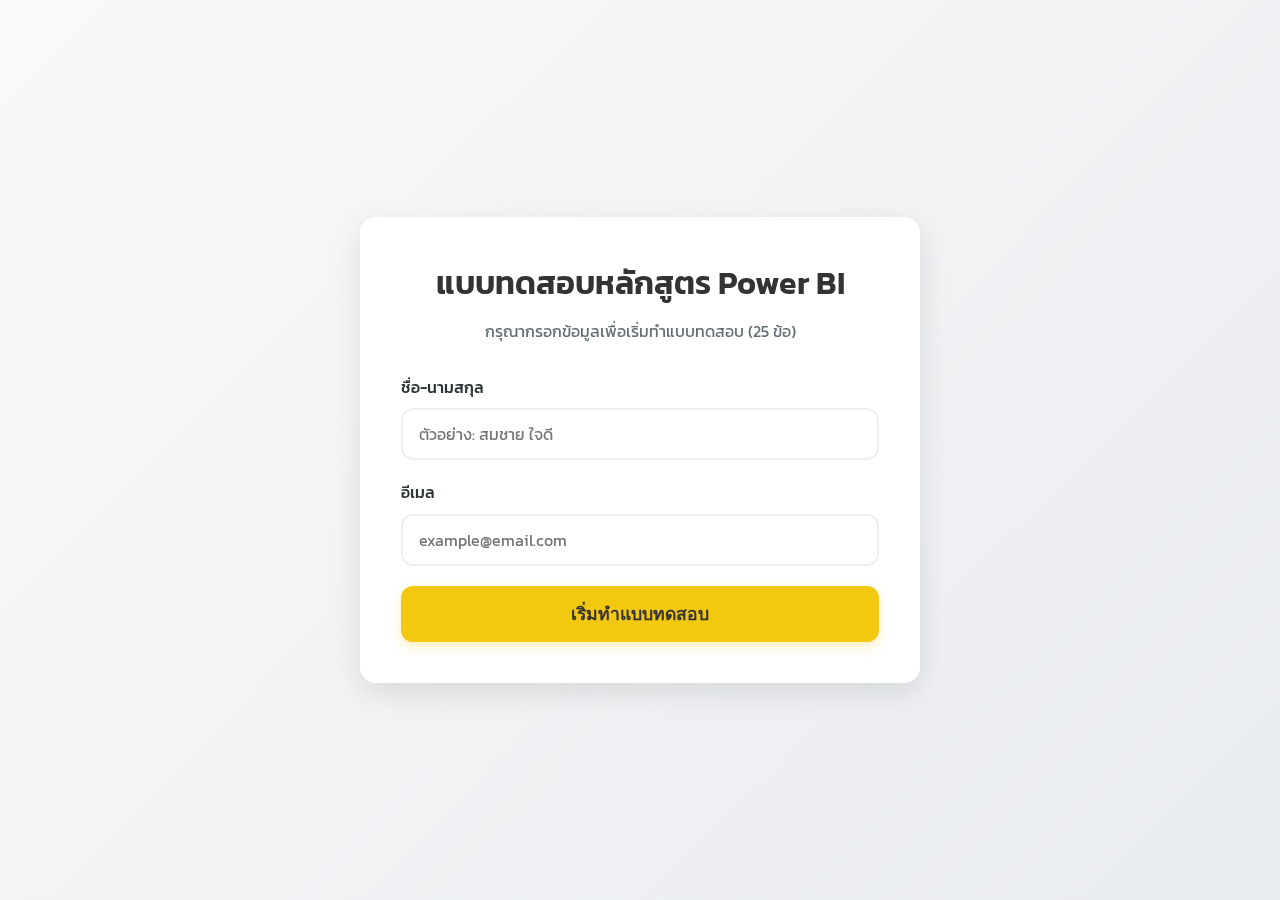
<file: Power BI Quiz/index.html>
<!DOCTYPE html>
<html lang="th">

<head>
    <meta charset="UTF-8">
    <meta name="viewport" content="width=device-width, initial-scale=1.0">
    <title>แบบทดสอบหลักสูตร Power BI</title>
    <link rel="preconnect" href="https://fonts.googleapis.com">
    <link rel="preconnect" href="https://fonts.gstatic.com" crossorigin>
    <link
        href="https://fonts.googleapis.com/css2?family=Kanit:wght@300;400;500;600&family=Inter:wght@400;600&display=swap"
        rel="stylesheet">
    <link rel="stylesheet" href="style.css">
</head>

<body>
    <div class="container">
        <!-- Registration Section -->
        <div id="registration-section" class="card fade-in">
            <h1>แบบทดสอบหลักสูตร Power BI</h1>
            <p class="subtitle">กรุณากรอกข้อมูลเพื่อเริ่มทำแบบทดสอบ (25 ข้อ)</p>
            <form id="registration-form">
                <div class="form-group">
                    <label for="fullname">ชื่อ-นามสกุล</label>
                    <input type="text" id="fullname" name="fullname" placeholder="ตัวอย่าง: สมชาย ใจดี" required>
                </div>
                <div class="form-group">
                    <label for="email">อีเมล</label>
                    <input type="email" id="email" name="email" placeholder="example@email.com" required>
                </div>
                <button type="submit" class="btn-primary">เริ่มทำแบบทดสอบ</button>
            </form>
        </div>

        <!-- Quiz Section -->
        <div id="quiz-section" class="card hidden">
            <div class="quiz-header">
                <div class="progress-container">
                    <div id="progress-bar" class="progress-bar"></div>
                </div>
                <div class="quiz-meta">
                    <span id="question-counter">ข้อที่ 1/25</span>
                    <span id="timer">00:00</span>
                </div>
            </div>
            <div id="question-container">
                <!-- Question will be injected here -->
            </div>
            <div class="quiz-footer">
                <button id="next-btn" class="btn-primary hidden">ถัดไป</button>
            </div>
        </div>

        <!-- Result Popup -->
        <div id="result-modal" class="modal hidden">
            <div class="modal-content">
                <div id="result-icon"></div>
                <h2 id="result-title">สรุปคะแนน</h2>
                <div class="score-display">
                    <span id="final-score">0</span> / 25
                </div>
                <p id="result-message"></p>
                <div class="modal-actions">
                    <button id="retry-btn" class="btn-secondary hidden">ทำแบบทดสอบใหม่</button>
                    <button id="accept-btn" class="btn-primary hidden">ยอมรับและส่งผลคะแนน</button>
                </div>
            </div>
        </div>
    </div>

    <!-- Loading Overlay -->
    <div id="loading-overlay" class="loading-overlay hidden">
        <div class="spinner"></div>
        <p>กำลังส่งข้อมูล...</p>
    </div>

    <script src="script.js"></script>
</body>

</html>
</file>
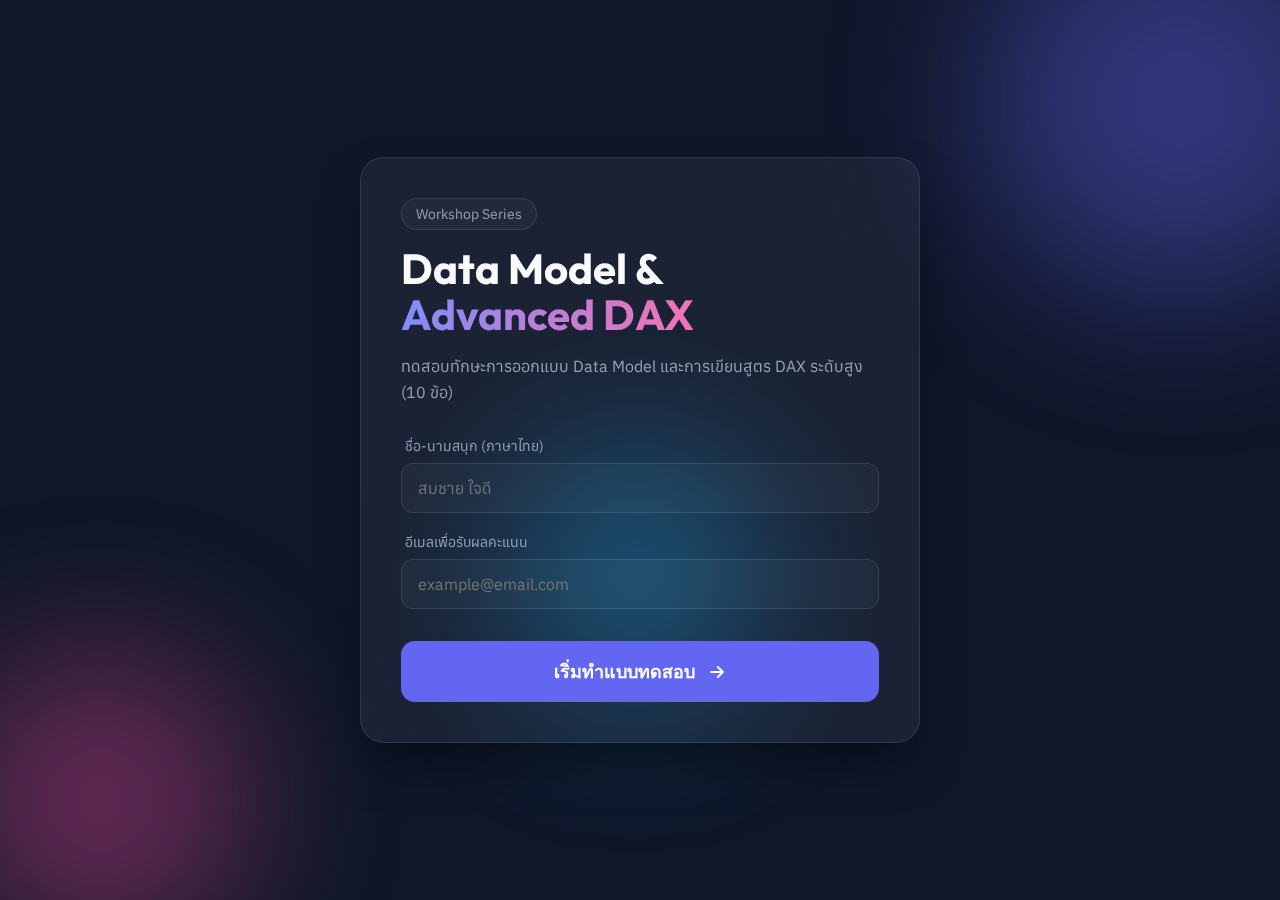
<file: test1_index.html>
<!DOCTYPE html>
<html lang="th">

<head>
    <meta charset="UTF-8">
    <meta name="viewport" content="width=device-width, initial-scale=1.0">
    <title>Quiz: Data Model & Advanced DAX</title>
    <link rel="preconnect" href="https://fonts.googleapis.com">
    <link rel="preconnect" href="https://fonts.gstatic.com" crossorigin>
    <link
        href="https://fonts.googleapis.com/css2?family=Anuphan:wght@300;400;600;700&family=Outfit:wght@400;600;700&display=swap"
        rel="stylesheet">
    <link rel="stylesheet" href="quiz.css">
</head>

<body>
    <div class="background-blobs">
        <div class="blob blob-1"></div>
        <div class="blob blob-2"></div>
        <div class="blob blob-3"></div>
    </div>

    <div class="container" id="main-container">
        <!-- Welcome Screen -->
        <div id="welcome-screen" class="content-card active">
            <div class="badge">Workshop Series</div>
            <h1>Data Model & <br><span class="gradient-text">Advanced DAX</span></h1>
            <p class="description">ทดสอบทักษะการออกแบบ Data Model และการเขียนสูตร DAX ระดับสูง (10 ข้อ)</p>

            <div class="input-group">
                <div class="field">
                    <label for="username">ชื่อ-นามสนุก (ภาษาไทย)</label>
                    <input type="text" id="username" placeholder="สมชาย ใจดี" required>
                </div>
                <div class="field">
                    <label for="email">อีเมลเพื่อรับผลคะแนน</label>
                    <input type="email" id="email" placeholder="example@email.com" required>
                </div>
            </div>

            <button id="start-btn" class="primary-btn">
                <span>เริ่มทำแบบทดสอบ</span>
                <svg width="20" height="20" viewBox="0 0 20 20" fill="none" xmlns="http://www.w3.org/2000/svg">
                    <path d="M4.16666 10H15.8333M15.8333 10L10.8333 5M15.8333 10L10.8333 15" stroke="currentColor"
                        stroke-width="2" stroke-linecap="round" stroke-linejoin="round" />
                </svg>
            </button>
        </div>

        <!-- Quiz Screen -->
        <div id="quiz-screen" class="content-card">
            <div class="quiz-header">
                <span id="current-question-num">ข้อที่ 1/10</span>
                <div class="progress-bar-container">
                    <div id="progress-bar" class="progress-bar"></div>
                </div>
            </div>

            <div id="question-container">
                <h2 id="question-text">คำถามจะปรากฏที่นี่</h2>
                <div id="options-container" class="options-grid">
                    <!-- Options will be injected here -->
                </div>
            </div>

            <div class="quiz-footer">
                <button id="next-btn" class="primary-btn disabled" disabled>
                    <span>ถัดไป</span>
                </button>
            </div>
        </div>

        <!-- Result Popup -->
        <div id="result-overlay" class="overlay">
            <div class="result-card">
                <div id="result-icon" class="success-icon">
                    <svg viewBox="0 0 100 100">
                        <circle cx="50" cy="50" r="45" fill="none" stroke="currentColor" stroke-width="5" />
                        <path id="icon-path" d="M30 50L45 65L70 35" fill="none" stroke="currentColor" stroke-width="8"
                            stroke-linecap="round" stroke-linejoin="round" />
                    </svg>
                </div>
                <h2 id="result-title">สรุปผลคะแนน</h2>
                <div class="user-info">
                    <p id="result-name">ชื่อ: -</p>
                </div>
                <div class="score-container">
                    <span id="score-value">0</span>
                    <span class="score-total">/ 10</span>
                </div>
                <p id="result-desc" class="status-msg">เก่งมาก! เราได้ส่งคำตอบและคำอธิบายไปยังอีเมลของคุณแล้ว</p>
                <button id="result-action-btn" onclick="location.reload()" class="primary-btn">ทำใหม่อีกครั้ง</button>
            </div>
        </div>

    </div>

    <script src="quiz.js"></script>
</body>

</html>
</file>
<file: Power BI Quiz/style.css>
:root {
    --primary: #f2c811;
    /* Power BI Yellow */
    --primary-dark: #d4af0b;
    --secondary: #333333;
    --text: #2d3436;
    --text-light: #636e72;
    --bg: #f8f9fa;
    --white: #ffffff;
    --success: #00b894;
    --error: #d63031;
    --shadow: 0 10px 30px rgba(0, 0, 0, 0.1);
    --border-radius: 16px;
    --transition: all 0.3s cubic-bezier(0.4, 0, 0.2, 1);
}

* {
    margin: 0;
    padding: 0;
    box-sizing: border-box;
}

body {
    font-family: 'Kanit', 'Inter', sans-serif;
    background-color: var(--bg);
    color: var(--text);
    line-height: 1.6;
    min-height: 100vh;
    display: flex;
    justify-content: center;
    align-items: center;
    background: linear-gradient(135deg, #f8f9fa 0%, #e9ecef 100%);
}

.container {
    width: 100%;
    max-width: 600px;
    padding: 20px;
}

.card {
    background: rgba(255, 255, 255, 0.95);
    backdrop-filter: blur(10px);
    border-radius: var(--border-radius);
    padding: 40px;
    box-shadow: var(--shadow);
    border: 1px solid rgba(255, 255, 255, 0.3);
}

h1 {
    font-size: 2rem;
    font-weight: 600;
    text-align: center;
    margin-bottom: 10px;
    color: var(--secondary);
}

.subtitle {
    text-align: center;
    color: var(--text-light);
    margin-bottom: 30px;
}

/* Form Styles */
.form-group {
    margin-bottom: 20px;
}

.form-group label {
    display: block;
    margin-bottom: 8px;
    font-weight: 500;
}

.form-group input {
    width: 100%;
    padding: 12px 16px;
    border: 2px solid #edeff2;
    border-radius: 12px;
    font-size: 1rem;
    transition: var(--transition);
    font-family: inherit;
}

.form-group input:focus {
    outline: none;
    border-color: var(--primary);
    box-shadow: 0 0 0 4px rgba(242, 200, 17, 0.15);
}

.btn-primary {
    width: 100%;
    padding: 14px;
    background-color: var(--primary);
    color: var(--secondary);
    border: none;
    border-radius: 12px;
    font-size: 1.1rem;
    font-weight: 600;
    cursor: pointer;
    transition: var(--transition);
    box-shadow: 0 4px 12px rgba(242, 200, 17, 0.3);
}

.btn-primary:hover {
    background-color: var(--primary-dark);
    transform: translateY(-2px);
    box-shadow: 0 6px 15px rgba(242, 200, 17, 0.4);
}

.btn-secondary {
    width: 100%;
    padding: 14px;
    background-color: transparent;
    color: var(--text-light);
    border: 2px solid #edeff2;
    border-radius: 12px;
    font-size: 1.1rem;
    font-weight: 600;
    cursor: pointer;
    transition: var(--transition);
}

.btn-secondary:hover {
    background-color: #edeff2;
    color: var(--text);
}

/* Quiz Styles */
.quiz-header {
    margin-bottom: 30px;
}

.progress-container {
    height: 8px;
    background-color: #edeff2;
    border-radius: 4px;
    overflow: hidden;
    margin-bottom: 15px;
}

.progress-bar {
    height: 100%;
    background-color: var(--primary);
    width: 0%;
    transition: width 0.4s ease;
}

.quiz-meta {
    display: flex;
    justify-content: space-between;
    font-size: 0.9rem;
    color: var(--text-light);
    font-weight: 500;
}

.question h3 {
    font-size: 1.3rem;
    margin-bottom: 25px;
    color: var(--secondary);
}

.options-container {
    display: grid;
    gap: 12px;
}

.option {
    padding: 16px 20px;
    background: #ffffff;
    border: 2px solid #edeff2;
    border-radius: 12px;
    cursor: pointer;
    transition: var(--transition);
    display: flex;
    align-items: center;
}

.option:hover {
    border-color: var(--primary);
    background: rgba(242, 200, 17, 0.05);
}

.option.selected {
    border-color: var(--primary);
    background-color: rgba(242, 200, 17, 0.1);
}

.option.correct {
    border-color: var(--success);
    background-color: rgba(0, 184, 148, 0.1);
}

.option.wrong {
    border-color: var(--error);
    background-color: rgba(214, 48, 49, 0.1);
}

/* Modal Styles */
.modal {
    position: fixed;
    top: 0;
    left: 0;
    width: 100%;
    height: 100%;
    background: rgba(0, 0, 0, 0.5);
    display: flex;
    justify-content: center;
    align-items: center;
    z-index: 1000;
}

.modal-content {
    background: var(--white);
    padding: 40px;
    border-radius: var(--border-radius);
    text-align: center;
    max-width: 450px;
    width: 90%;
    box-shadow: var(--shadow);
    animation: slideUp 0.4s ease;
}

.score-display {
    font-size: 3rem;
    font-weight: 700;
    margin: 20px 0;
    color: var(--secondary);
}

.score-display span {
    color: var(--primary);
}

.modal-actions {
    display: grid;
    gap: 12px;
    margin-top: 30px;
}

/* Utils */
.hidden {
    display: none !important;
}

.fade-in {
    animation: fadeIn 0.5s ease;
}

@keyframes fadeIn {
    from {
        opacity: 0;
    }

    to {
        opacity: 1;
    }
}

@keyframes slideUp {
    from {
        opacity: 0;
        transform: translateY(20px);
    }

    to {
        opacity: 1;
        transform: translateY(0);
    }
}

/* Loading Overlay */
.loading-overlay {
    position: fixed;
    top: 0;
    left: 0;
    width: 100%;
    height: 100%;
    background: rgba(255, 255, 255, 0.8);
    backdrop-filter: blur(5px);
    display: flex;
    flex-direction: column;
    justify-content: center;
    align-items: center;
    z-index: 2000;
}

.spinner {
    width: 50px;
    height: 50px;
    border: 5px solid #edeff2;
    border-top: 5px solid var(--primary);
    border-radius: 50%;
    animation: spin 1s linear infinite;
    margin-bottom: 15px;
}

@keyframes spin {
    0% {
        transform: rotate(0deg);
    }

    100% {
        transform: rotate(360deg);
    }
}

@media (max-width: 480px) {
    .card {
        padding: 25px;
    }

    h1 {
        font-size: 1.5rem;
    }
}
</file>
<file: quiz.css>
:root {
    --primary: #6366f1;
    --primary-hover: #4f46e5;
    --secondary: #ec4899;
    --bg-dark: #0f172a;
    --card-bg: rgba(255, 255, 255, 0.05);
    --text-main: #f8fafc;
    --text-dim: #94a3b8;
    --glass: rgba(255, 255, 255, 0.03);
    --border: rgba(255, 255, 255, 0.1);
    --font-thai: 'Anuphan', sans-serif;
    --font-eng: 'Outfit', sans-serif;
}

* {
    margin: 0;
    padding: 0;
    box-sizing: border-box;
}

body {
    background-color: var(--bg-dark);
    color: var(--text-main);
    font-family: var(--font-thai);
    min-height: 100vh;
    display: flex;
    align-items: center;
    justify-content: center;
    overflow-x: hidden;
}

/* Background Animations */
.background-blobs {
    position: fixed;
    top: 0;
    left: 0;
    width: 100%;
    height: 100%;
    z-index: -1;
    overflow: hidden;
}

.blob {
    position: absolute;
    border-radius: 50%;
    filter: blur(80px);
    opacity: 0.4;
    animation: pulse 10s infinite alternate;
}

.blob-1 {
    width: 400px;
    height: 400px;
    background: var(--primary);
    top: -100px;
    right: -100px;
}

.blob-2 {
    width: 300px;
    height: 300px;
    background: var(--secondary);
    bottom: -50px;
    left: -50px;
    animation-delay: -2s;
}

.blob-3 {
    width: 250px;
    height: 250px;
    background: #0ea5e9;
    top: 50%;
    left: 40%;
    animation-delay: -5s;
}

@keyframes pulse {
    0% { transform: scale(1) translate(0, 0); }
    100% { transform: scale(1.2) translate(20px, 40px); }
}

.container {
    width: 100%;
    max-width: 600px;
    padding: 20px;
    position: relative;
    z-index: 10;
}

.content-card {
    background: var(--card-bg);
    backdrop-filter: blur(12px);
    border: 1px solid var(--border);
    border-radius: 24px;
    padding: 40px;
    display: none;
    transition: all 0.4s cubic-bezier(0.4, 0, 0.2, 1);
    box-shadow: 0 25px 50px -12px rgba(0, 0, 0, 0.5);
}

.content-card.active {
    display: block;
    animation: slideUp 0.6s ease-out;
}

@keyframes slideUp {
    from { opacity: 0; transform: translateY(30px); }
    to { opacity: 1; transform: translateY(0); }
}

/* Welcome Screen */
.badge {
    background: var(--glass);
    padding: 6px 14px;
    border-radius: 100px;
    font-size: 14px;
    border: 1px solid var(--border);
    display: inline-block;
    margin-bottom: 16px;
    color: var(--text-dim);
}

h1 {
    font-size: 42px;
    font-family: var(--font-eng);
    font-weight: 700;
    line-height: 1.1;
    margin-bottom: 16px;
}

.gradient-text {
    background: linear-gradient(90deg, #818cf8, #f472b6);
    -webkit-background-clip: text;
    -webkit-text-fill-color: transparent;
}

.description {
    color: var(--text-dim);
    line-height: 1.6;
    margin-bottom: 32px;
}

.input-group {
    display: grid;
    gap: 20px;
    margin-bottom: 32px;
}

.field {
    display: flex;
    flex-direction: column;
    gap: 8px;
}

.field label {
    font-size: 14px;
    color: var(--text-dim);
    padding-left: 4px;
}

input {
    background: var(--glass);
    border: 1px solid var(--border);
    border-radius: 12px;
    padding: 14px 16px;
    color: white;
    font-family: inherit;
    font-size: 16px;
    transition: all 0.2s;
}

input:focus {
    outline: none;
    border-color: var(--primary);
    background: rgba(255, 255, 255, 0.08);
}

.primary-btn {
    background: var(--primary);
    color: white;
    border: none;
    border-radius: 14px;
    padding: 16px 32px;
    font-size: 18px;
    font-weight: 600;
    cursor: pointer;
    display: flex;
    align-items: center;
    justify-content: center;
    gap: 12px;
    width: 100%;
    transition: all 0.2s;
}

.primary-btn:hover:not(:disabled) {
    background: var(--primary-hover);
    transform: translateY(-2px);
    box-shadow: 0 10px 20px -10px var(--primary);
}

.primary-btn.disabled {
    opacity: 0.5;
    cursor: not-allowed;
}

/* Quiz Screen */
.quiz-header {
    margin-bottom: 30px;
}

#current-question-num {
    display: block;
    font-size: 14px;
    color: var(--text-dim);
    margin-bottom: 12px;
}

.progress-bar-container {
    height: 6px;
    background: var(--glass);
    border-radius: 100px;
    overflow: hidden;
}

.progress-bar {
    height: 100%;
    background: linear-gradient(90deg, var(--primary), var(--secondary));
    width: 0%;
    transition: width 0.4s ease;
}

h2 {
    font-size: 22px;
    font-weight: 600;
    line-height: 1.4;
    margin-bottom: 24px;
}

.options-grid {
    display: grid;
    gap: 12px;
}

.option-btn {
    background: var(--glass);
    border: 1px solid var(--border);
    border-radius: 16px;
    padding: 18px 24px;
    text-align: left;
    color: var(--text-main);
    font-family: inherit;
    font-size: 16px;
    cursor: pointer;
    transition: all 0.2s;
}

.option-btn:hover {
    background: rgba(255, 255, 255, 0.08);
    border-color: rgba(255, 255, 255, 0.2);
}

.option-btn.selected {
    background: rgba(99, 102, 241, 0.15);
    border-color: var(--primary);
    box-shadow: inset 0 0 0 1px var(--primary);
}

.quiz-footer {
    margin-top: 32px;
}

/* Overlay & Result */
.overlay {
    position: fixed;
    top: 0;
    left: 0;
    width: 100%;
    height: 100%;
    background: rgba(15, 23, 42, 0.9);
    backdrop-filter: blur(8px);
    display: none;
    align-items: center;
    justify-content: center;
    z-index: 100;
}

.overlay.active {
    display: flex;
}

.result-card {
    background: #1e293b;
    border: 1px solid var(--border);
    border-radius: 32px;
    padding: 48px;
    text-align: center;
    max-width: 450px;
    width: 90%;
    animation: scaleIn 0.5s cubic-bezier(0.34, 1.56, 0.64, 1);
}

@keyframes scaleIn {
    from { transform: scale(0.8); opacity: 0; }
    to { transform: scale(1); opacity: 1; }
}

.success-icon {
    width: 80px;
    height: 80px;
    background: rgba(34, 197, 94, 0.1);
    color: #22c55e;
    border-radius: 50%;
    display: flex;
    align-items: center;
    justify-content: center;
    margin: 0 auto 24px;
}

.score-container {
    margin: 24px 0;
    font-family: var(--font-eng);
}

#score-value {
    font-size: 72px;
    font-weight: 800;
    color: var(--primary);
}

.score-total {
    font-size: 24px;
    color: var(--text-dim);
}

.status-msg {
    color: var(--text-dim);
    margin-bottom: 32px;
}

.outline-btn {
    background: transparent;
    border: 1px solid var(--border);
    color: white;
    padding: 14px 28px;
    border-radius: 12px;
    font-size: 16px;
    cursor: pointer;
    transition: all 0.2s;
}

.outline-btn:hover {
    background: var(--glass);
    border-color: white;
}
</file>
